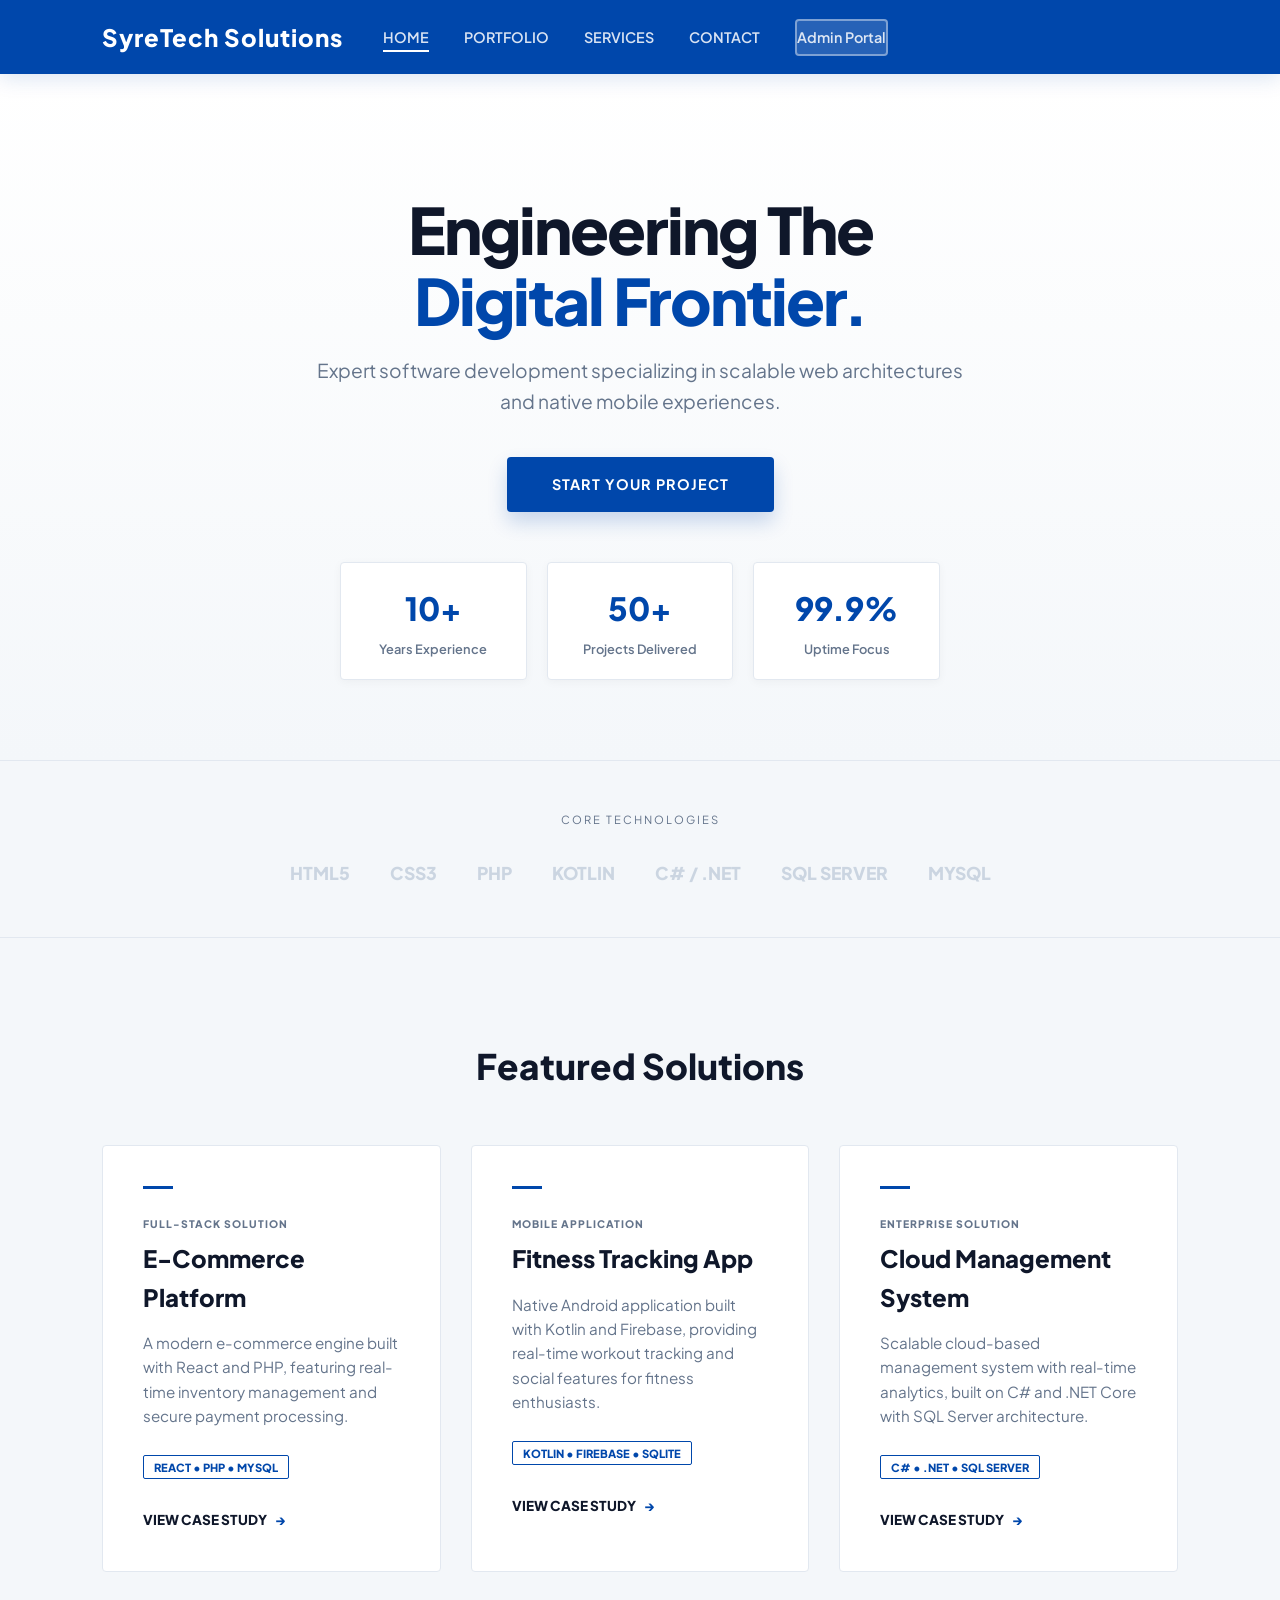
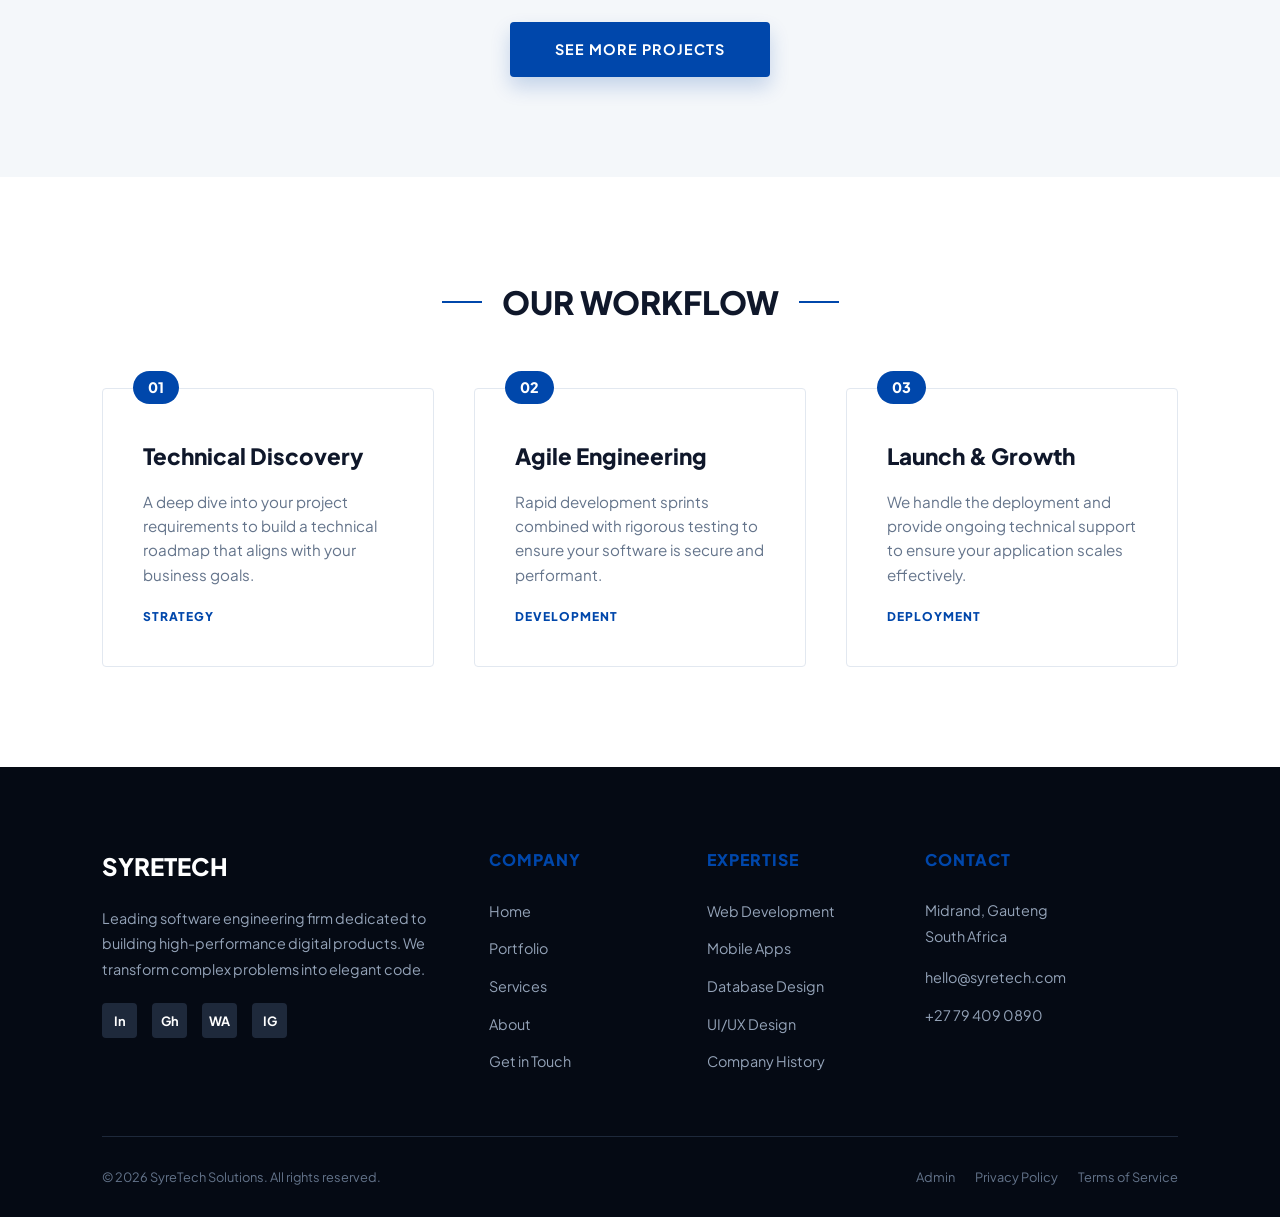
<file: index.html>
<!DOCTYPE html>
<html lang="en">
<head>
    <meta charset="UTF-8">
    <meta name="viewport" content="width=device-width, initial-scale=1.0">
    <title>SyreTech Solutions | Expert Software Engineering</title>
    <link href="https://fonts.googleapis.com/css2?family=Plus+Jakarta+Sans:wght@300;400;600;800&display=swap" rel="stylesheet">
    <link rel="stylesheet" href="style.css">
</head>
<body>

    <header>
        <div class="nav-container">
            <a href="index.html" class="logo">SyreTech Solutions</a>
            
            <div class="hamburger" id="hamburger">
                <span></span>
                <span></span>
                <span></span>
            </div>
            
            <nav>
                <ul class="nav-links" id="nav-links">
                    <li><a href="index.html" class="active">HOME</a></li>
                    <li><a href="projects.html">PORTFOLIO</a></li>
                    <li><a href="services.html">SERVICES</a></li>
                    <li><a href="contact.html">CONTACT</a></li>
                    <li><a href="admin.html" class="btn-admin">Admin Portal</a></li>
                </ul>
            </nav>
        </div>
    </header>

    <main>
        <section class="hero">
            <div class="hero-content">
                <h1>Engineering The <br><span class="highlight">Digital Frontier.</span></h1>
                <p class="hero-subtitle">Expert software development specializing in scalable web architectures and native mobile experiences.</p>
                <div class="cta-buttons">
                    <a href="contact.html" class="btn-electric">Start Your Project</a>
                </div>
                
                <div class="hero-metrics">
                    <div class="metric-item">
                        <strong>10+</strong>
                        <span>Years Experience</span>
                    </div>
                    <div class="metric-item">
                        <strong>50+</strong>
                        <span>Projects Delivered</span>
                    </div>
                    <div class="metric-item">
                        <strong>99.9%</strong>
                        <span>Uptime Focus</span>
                    </div>
                </div>
            </div>
        </section>

        <div class="tech-bar">
            <p>Core Technologies</p>
            <div class="tech-list">
                <span>HTML5</span>
                <span>CSS3</span>
                <span>PHP</span>
                <span>KOTLIN</span>
                <span>C# / .NET</span>
                <span>SQL SERVER</span>
                <span>MYSQL</span>
            </div>
        </div>

        <section class="projects-wrapper">
            <div class="section-container">
                <h2 class="section-title">Featured Solutions</h2>
                <div class="project-grid">
                    <div class="project-card">
                        <div style="width: 30px; height: 3px; background: var(--electric-blue); margin-bottom: 20px;"></div>
                        <span style="font-size: 0.65rem; font-weight: 800; color: var(--text-muted); text-transform: uppercase; letter-spacing: 1px;">Full-Stack Solution</span>
                        <h3>E-Commerce Platform</h3>
                        <p>A modern e-commerce engine built with React and PHP, featuring real-time inventory management and secure payment processing.</p>
                        <div style="margin-bottom: 30px;">
                            <span style="color: var(--electric-blue); font-weight: 800; font-size: 0.7rem; text-transform: uppercase; border: 1px solid var(--electric-blue); padding: 4px 10px; border-radius: 2px;">React • PHP • MySQL</span>
                        </div>
                        <a href="projects.html" class="project-link">VIEW CASE STUDY <span>→</span></a>
                    </div>

                    <div class="project-card">
                        <div style="width: 30px; height: 3px; background: var(--electric-blue); margin-bottom: 20px;"></div>
                        <span style="font-size: 0.65rem; font-weight: 800; color: var(--text-muted); text-transform: uppercase; letter-spacing: 1px;">Mobile Application</span>
                        <h3>Fitness Tracking App</h3>
                        <p>Native Android application built with Kotlin and Firebase, providing real-time workout tracking and social features for fitness enthusiasts.</p>
                        <div style="margin-bottom: 30px;">
                            <span style="color: var(--electric-blue); font-weight: 800; font-size: 0.7rem; text-transform: uppercase; border: 1px solid var(--electric-blue); padding: 4px 10px; border-radius: 2px;">Kotlin • Firebase • SQLite</span>
                        </div>
                        <a href="projects.html" class="project-link">VIEW CASE STUDY <span>→</span></a>
                    </div>

                    <div class="project-card">
                        <div style="width: 30px; height: 3px; background: var(--electric-blue); margin-bottom: 20px;"></div>
                        <span style="font-size: 0.65rem; font-weight: 800; color: var(--text-muted); text-transform: uppercase; letter-spacing: 1px;">Enterprise Solution</span>
                        <h3>Cloud Management System</h3>
                        <p>Scalable cloud-based management system with real-time analytics, built on C# and .NET Core with SQL Server architecture.</p>
                        <div style="margin-bottom: 30px;">
                            <span style="color: var(--electric-blue); font-weight: 800; font-size: 0.7rem; text-transform: uppercase; border: 1px solid var(--electric-blue); padding: 4px 10px; border-radius: 2px;">C# • .NET • SQL Server</span>
                        </div>
                        <a href="projects.html" class="project-link">VIEW CASE STUDY <span>→</span></a>
                    </div>
                </div>
                
                <div class="view-more-button">
                    <a href="projects.html" class="btn-electric">See More Projects</a>
                </div>
            </div>
        </section>

        <section class="process-section">
            <div class="section-container">
                <div class="process-header">
                    <div></div>
                    <h2>Our Workflow</h2>
                    <div></div>
                </div>

                <div class="process-grid">
                    <div class="process-card">
                        <span class="step-number">01</span>
                        <h3>Technical Discovery</h3>
                        <p>A deep dive into your project requirements to build a technical roadmap that aligns with your business goals.</p>
                        <div class="process-tag">STRATEGY</div>
                    </div>

                    <div class="process-card">
                        <span class="step-number">02</span>
                        <h3>Agile Engineering</h3>
                        <p>Rapid development sprints combined with rigorous testing to ensure your software is secure and performant.</p>
                        <div class="process-tag">DEVELOPMENT</div>
                    </div>

                    <div class="process-card">
                        <span class="step-number">03</span>
                        <h3>Launch & Growth</h3>
                        <p>We handle the deployment and provide ongoing technical support to ensure your application scales effectively.</p>
                        <div class="process-tag">DEPLOYMENT</div>
                    </div>
                </div>
            </div>
        </section>
    </main>

    <footer>
        <div class="footer-grid">
            <div class="footer-col">
                <div style="font-size: 1.5rem; font-weight: 800; margin-bottom: 20px;">SYRETECH</div>
                <p>Leading software engineering firm dedicated to building high-performance digital products. We transform complex problems into elegant code.</p>
                <div class="social-links">
                    <a href="https://www.linkedin.com/" title="LinkedIn">In</a>
                    <a href="https://github.com/Amogelang-Dev" title="GitHub">Gh</a>
                    <a href="https://wa.me/27794090890" title="WhatsApp">WA</a>
                    <a href="https://instagram.com/" title="Instagram">IG</a>
                </div>
            </div>

            <div class="footer-col">
                <h4>Company</h4>
                <ul class="footer-links">
                    <li><a href="index.html">Home</a></li>
                    <li><a href="projects.html">Portfolio</a></li>
                    <li><a href="services.html">Services</a></li>
                    <li><a href="about.html">About</a></li>
                    <li><a href="contact.html">Get in Touch</a></li>
                </ul>
            </div>

            <div class="footer-col">
                <h4>Expertise</h4>
                <ul class="footer-links">
                    <li><a href="services.html">Web Development</a></li>
                    <li><a href="services.html">Mobile Apps</a></li>
                    <li><a href="services.html">Database Design</a></li>
                    <li><a href="services.html">UI/UX Design</a></li>
                    <li><a href="about.html">Company History</a></li>
                </ul>
            </div>

            <div class="footer-col">
                <h4>Contact</h4>
                <p>Midrand, Gauteng<br>South Africa</p>
                <p style="margin-top: 15px;"><a href="mailto:hello@syretech.com" style="color: #94a3b8; text-decoration: none;">hello@syretech.com</a></p>
                <p><a href="tel:+27794090890" style="color: #94a3b8; text-decoration: none;">+27 79 409 0890</a></p>
            </div>
        </div>

        <div class="footer-bottom">
            <div>&copy; 2026 SyreTech Solutions. All rights reserved.</div>
            <div class="footer-links-bottom">
                <a href="admin.html">Admin</a>
                <a href="#privacy">Privacy Policy</a>
                <a href="#terms">Terms of Service</a>
            </div>
        </div>
    </footer>

    <script>
        // Navigation Toggle Logic
        const hamburger = document.getElementById('hamburger');
        const navLinks = document.getElementById('nav-links');

        hamburger.addEventListener('click', () => {
            hamburger.classList.toggle('active');
            navLinks.classList.toggle('active');
        });

        // Close menu when a link is clicked
        document.querySelectorAll('.nav-links a').forEach(link => {
            link.addEventListener('click', () => {
                hamburger.classList.remove('active');
                navLinks.classList.remove('active');
            });
        });
    </script>
</body>
</html>
</file>
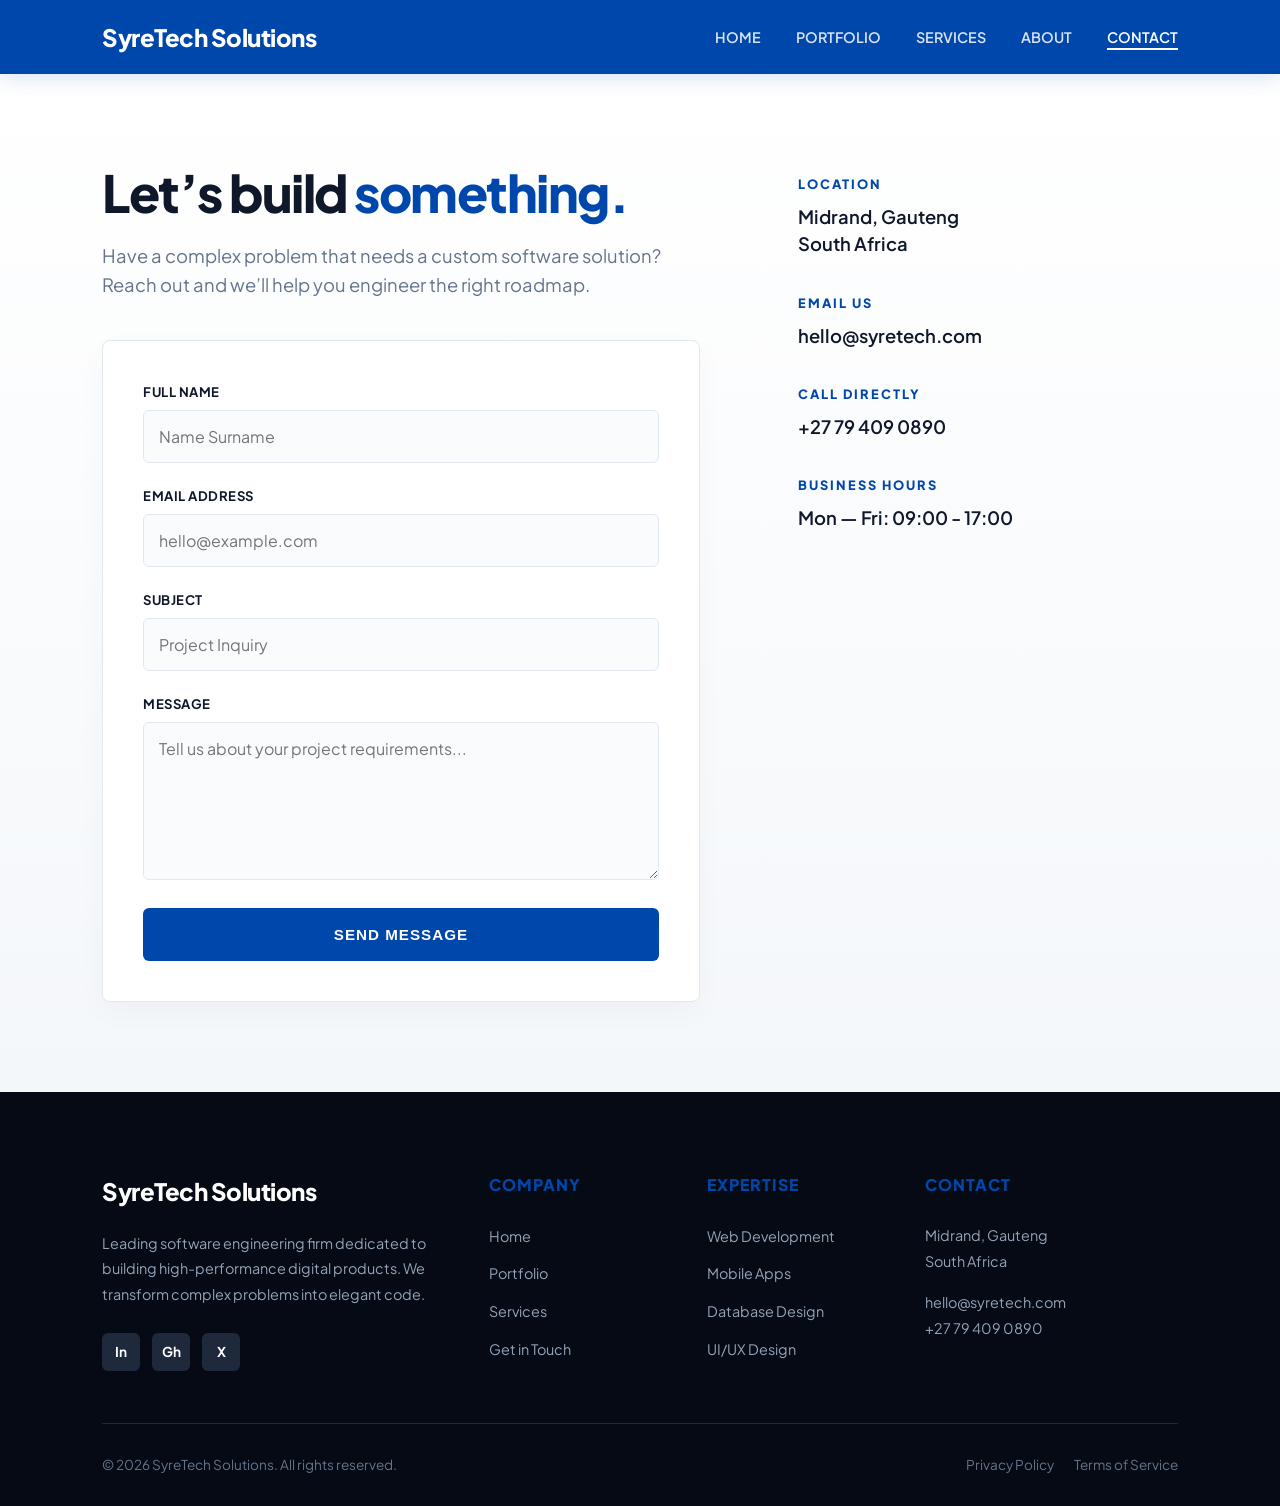
<file: contact.html>
<!DOCTYPE html>
<html lang="en">
<head>
    <meta charset="UTF-8">
    <meta name="viewport" content="width=device-width, initial-scale=1.0">
    <title>Contact Us | SyreTech Solutions</title>

    <!-- Google Font: Plus Jakarta Sans -->
    <link rel="preconnect" href="https://fonts.googleapis.com">
    <link rel="preconnect" href="https://fonts.gstatic.com" crossorigin>
    <link href="https://fonts.googleapis.com/css2?family=Plus+Jakarta+Sans:wght@300;400;600;700;800&display=swap" rel="stylesheet">

    <!-- CSS Styles -->
    <style>
        :root {
            --bg-pure: #ffffff;
            --bg-subtle: #f4f7fa;
            --electric-blue: #0047AB; 
            --electric-hover: #003580;
            --text-main: #0f172a;
            --text-white: #ffffff;
            --text-muted: #64748b;
            --border: #e2e8f0;
            --footer-dark: #050a14;
        }

        * { 
            margin: 0; 
            padding: 0; 
            box-sizing: border-box; 
        }

        body {
            background-color: var(--bg-pure);
            color: var(--text-main);
            font-family: 'Plus Jakarta Sans', sans-serif;
            line-height: 1.6;
            min-height: 100vh;
            display: flex;
            flex-direction: column;
            overflow-x: hidden;
        }

        /* --- NAVIGATION --- */
        nav {
            display: flex;
            justify-content: space-between;
            align-items: center;
            padding: 18px 8%;
            background-color: var(--electric-blue);
            box-shadow: 0 4px 20px rgba(0, 71, 171, 0.15);
            position: sticky;
            top: 0;
            z-index: 1000;
        }

        .logo { 
            font-weight: 800; 
            font-size: 1.5rem; 
            color: var(--text-white); 
            text-decoration: none; 
            letter-spacing: -0.5px;
        }

        .nav-links { 
            display: flex; 
            gap: 35px; 
            list-style: none; 
            align-items: center;
        }

        .nav-links a { 
            color: rgba(255, 255, 255, 0.85); 
            text-decoration: none; 
            font-weight: 600; 
            font-size: 0.9rem; 
            transition: all 0.3s ease; 
            position: relative;
        }

        .nav-links a:hover,
        .nav-links a.active { 
            color: var(--text-white); 
        }

        .nav-links a::after {
            content: '';
            position: absolute;
            width: 0;
            height: 2px;
            bottom: -4px;
            left: 0;
            background-color: #ffffff;
            transition: width 0.3s ease;
        }

        .nav-links a:hover::after,
        .nav-links a.active::after {
            width: 100%;
        }

        /* --- HAMBURGER STYLES --- */
        .hamburger {
            display: none;
            cursor: pointer;
            flex-direction: column;
            gap: 5px;
            z-index: 1100;
            padding: 5px;
        }

        .hamburger span {
            display: block;
            width: 25px;
            height: 3px;
            background-color: var(--text-white);
            transition: all 0.3s ease;
            border-radius: 2px;
        }

        /* --- CONTACT LAYOUT --- */
        main {
            flex: 1;
        }

        .contact-container {
            padding: 90px 8%;
            display: grid;
            grid-template-columns: 1.2fr 0.8fr;
            gap: 80px;
            background: linear-gradient(180deg, #ffffff 0%, var(--bg-subtle) 100%);
            max-width: 1400px;
            margin: 0 auto;
        }

        .contact-header h1 { 
            font-size: 3.2rem; 
            font-weight: 800; 
            margin-bottom: 20px; 
            letter-spacing: -1.5px;
            line-height: 1.1;
        }

        .contact-header h1 span {
            color: var(--electric-blue);
        }

        .contact-header p { 
            color: var(--text-muted); 
            margin-bottom: 40px; 
            font-size: 1.15rem; 
            max-width: 580px;
        }

        /* --- FORM STYLING --- */
        .contact-form {
            background: #fff;
            padding: 40px;
            border: 1px solid var(--border);
            border-radius: 8px;
            box-shadow: 0 10px 30px rgba(0,0,0,0.03);
            transition: transform 0.3s ease, box-shadow 0.3s ease;
        }

        .contact-form:focus-within {
            box-shadow: 0 15px 35px rgba(0, 71, 171, 0.08);
        }

        .form-group { 
            margin-bottom: 22px; 
        }

        .form-group label { 
            display: block; 
            font-weight: 700; 
            font-size: 0.82rem; 
            margin-bottom: 8px; 
            color: var(--text-main); 
            text-transform: uppercase; 
            letter-spacing: 0.5px;
        }
        
        .form-group input, 
        .form-group textarea {
            width: 100%;
            padding: 15px;
            border: 1px solid var(--border);
            border-radius: 6px;
            font-family: inherit;
            font-size: 1rem;
            color: var(--text-main);
            background-color: #fafbfc;
            transition: all 0.3s ease;
        }

        .form-group input:focus, 
        .form-group textarea:focus {
            outline: none;
            border-color: var(--electric-blue);
            background-color: #ffffff;
            box-shadow: 0 0 0 4px rgba(0, 71, 171, 0.1);
        }

        .btn-submit {
            background: var(--electric-blue);
            color: #fff;
            padding: 18px 40px;
            border: none;
            border-radius: 6px;
            font-weight: 800;
            font-size: 0.95rem;
            text-transform: uppercase;
            letter-spacing: 1px;
            cursor: pointer;
            transition: all 0.3s ease;
            width: 100%;
            display: flex;
            justify-content: center;
            align-items: center;
            gap: 10px;
        }

        .btn-submit:hover { 
            background: var(--electric-hover); 
            transform: translateY(-2px); 
            box-shadow: 0 6px 20px rgba(0, 71, 171, 0.3);
        }

        .btn-submit:active {
            transform: translateY(0);
        }

        /* --- SIDEBAR INFO CARDS --- */
        .contact-sidebar {
            display: flex;
            flex-direction: column;
            justify-content: flex-start;
            padding-top: 10px;
        }

        .info-item { 
            margin-bottom: 35px; 
            padding-left: 15px;
            border-left: 3px solid transparent;
            transition: border-left 0.3s ease;
        }

        .info-item:hover {
            border-left: 3px solid var(--electric-blue);
        }

        .info-item h4 { 
            color: var(--electric-blue); 
            text-transform: uppercase; 
            font-size: 0.8rem; 
            letter-spacing: 2px; 
            margin-bottom: 8px; 
            font-weight: 800;
        }

        .info-item p { 
            font-size: 1.15rem; 
            font-weight: 600; 
            color: var(--text-main);
            line-height: 1.5;
        }

        .info-item a {
            color: var(--text-main);
            text-decoration: none;
            transition: color 0.2s ease;
        }

        .info-item a:hover {
            color: var(--electric-blue);
        }

        /* SUCCESS MESSAGE BANNER */
        .success-msg {
            background: #dcfce7;
            color: #166534;
            padding: 18px 24px;
            border-radius: 6px;
            margin-bottom: 25px;
            font-weight: 600;
            text-align: center;
            border: 1px solid #bbf7d0;
            display: none;
            animation: fadeIn 0.4s ease-out forwards;
        }

        @keyframes fadeIn {
            from { opacity: 0; transform: translateY(-10px); }
            to { opacity: 1; transform: translateY(0); }
        }

        /* --- UPDATED PROFESSIONAL FOOTER STYLE --- */
        footer {
            background-color: var(--footer-dark);
            color: var(--text-white);
            padding: 80px 8% 30px;
            margin-top: auto;
        }

        .footer-grid {
            display: grid;
            grid-template-columns: 2fr 1fr 1fr 1.5fr;
            gap: 50px;
            margin-bottom: 50px;
            max-width: 1400px;
            margin-left: auto;
            margin-right: auto;
        }

        .footer-col h4 {
            font-size: 1rem;
            font-weight: 800;
            margin-bottom: 25px;
            text-transform: uppercase;
            letter-spacing: 1px;
            color: var(--electric-blue);
        }

        .footer-col p { 
            color: #94a3b8; 
            font-size: 0.9rem; 
            line-height: 1.8; 
        }

        .footer-links { 
            list-style: none; 
        }

        .footer-links li { 
            margin-bottom: 12px; 
        }

        .footer-links a { 
            color: #94a3b8; 
            text-decoration: none; 
            font-size: 0.9rem; 
            transition: all 0.2s ease; 
            display: inline-block;
        }

        .footer-links a:hover { 
            color: var(--electric-blue); 
            transform: translateX(5px); 
        }

        .social-links { 
            display: flex; 
            gap: 12px; 
            margin-top: 25px; 
        }

        .social-links a {
            display: flex;
            align-items: center;
            justify-content: center;
            width: 38px;
            height: 38px;
            background: #1e293b;
            color: #fff;
            text-decoration: none;
            border-radius: 6px;
            font-size: 0.85rem;
            font-weight: 700;
            transition: all 0.3s ease;
        }

        .social-links a:hover { 
            background: var(--electric-blue); 
            transform: translateY(-3px); 
            box-shadow: 0 4px 12px rgba(0, 71, 171, 0.4);
        }

        .footer-bottom {
            border-top: 1px solid #1e293b;
            padding-top: 30px;
            display: flex;
            justify-content: space-between;
            align-items: center;
            color: #64748b;
            font-size: 0.85rem;
            max-width: 1400px;
            margin: 0 auto;
        }

        /* --- RESPONSIVE LOGIC --- */
        @media (max-width: 992px) {
            .contact-container { 
                grid-template-columns: 1fr; 
                gap: 50px; 
                padding-top: 60px;
                padding-bottom: 60px;
            }
            .footer-grid { 
                grid-template-columns: 1fr 1fr; 
                gap: 40px;
            }
        }

        @media (max-width: 768px) {
            nav {
                padding: 16px 6%;
            }

            .hamburger { 
                display: flex; 
            }

            .nav-links {
                position: fixed;
                top: 0;
                right: -100%;
                width: 75%;
                height: 100vh;
                background-color: var(--electric-blue);
                flex-direction: column;
                align-items: center;
                justify-content: center;
                gap: 35px;
                transition: 0.4s cubic-bezier(0.77, 0, 0.175, 1);
                box-shadow: -10px 0 30px rgba(0,0,0,0.3);
                z-index: 1050;
            }

            .nav-links.active { 
                right: 0; 
            }

            .nav-links a { 
                font-size: 1.15rem; 
            }

            /* Hamburger Animation to 'X' */
            .hamburger.active span:nth-child(1) { 
                transform: translateY(8px) rotate(45deg); 
            }
            .hamburger.active span:nth-child(2) { 
                opacity: 0; 
            }
            .hamburger.active span:nth-child(3) { 
                transform: translateY(-8px) rotate(-45deg); 
            }

            .contact-header h1 {
                font-size: 2.5rem;
            }
            
            .contact-form {
                padding: 25px;
            }
        }

        @media (max-width: 650px) {
            .footer-grid { 
                grid-template-columns: 1fr; 
            }
            .footer-bottom { 
                flex-direction: column; 
                gap: 15px; 
                text-align: center; 
            }
        }
    </style>
</head>
<body>

    <!-- NAVIGATION HEADER -->
    <nav>
        <a href="index.html" class="logo">SyreTech Solutions</a>
        
        <!-- Hamburger Icon -->
        <div class="hamburger" id="hamburger" aria-label="Toggle navigation menu" role="button" tabindex="0">
            <span></span>
            <span></span>
            <span></span>
        </div>

        <ul class="nav-links" id="nav-links">
            <li><a href="index.html">HOME</a></li>
            <li><a href="projects.html">PORTFOLIO</a></li>
            <li><a href="services.html">SERVICES</a></li>
            <li><a href="about.html">ABOUT</a></li>
            <li><a href="contact.html" class="active">CONTACT</a></li>
        </ul>
    </nav>

    <!-- MAIN CONTENT SECTION -->
    <main>
        <div class="contact-container">
            <!-- Main Form Section -->
            <div class="contact-main">
                <div class="contact-header">
                    <h1>Let’s build <span>something.</span></h1>
                    <p>Have a complex problem that needs a custom software solution? Reach out and we’ll help you engineer the right roadmap.</p>
                </div>

                <!-- Success Alert Banner (Shown via JavaScript) -->
                <div class="success-msg" id="success-msg">
                    Thanks! Your message has been received. We'll be in touch shortly.
                </div>

                <form id="contact-form" class="contact-form">
                    <div class="form-group">
                        <label for="full-name">Full Name</label>
                        <input type="text" id="full-name" name="name" placeholder="Name Surname" required>
                    </div>

                    <div class="form-group">
                        <label for="email-addr">Email Address</label>
                        <input type="email" id="email-addr" name="email" placeholder="hello@example.com" required>
                    </div>

                    <div class="form-group">
                        <label for="subject-field">Subject</label>
                        <input type="text" id="subject-field" name="subject" placeholder="Project Inquiry" required>
                    </div>

                    <div class="form-group">
                        <label for="message-field">Message</label>
                        <textarea id="message-field" name="message" rows="6" placeholder="Tell us about your project requirements..." required></textarea>
                    </div>

                    <button type="submit" class="btn-submit" id="submit-btn">
                        <span>Send Message</span>
                    </button>
                </form>
            </div>

            <!-- Sidebar Info Section -->
            <div class="contact-sidebar">
                <div class="info-item">
                    <h4>Location</h4>
                    <p>Midrand, Gauteng<br>South Africa</p>
                </div>

                <div class="info-item">
                    <h4>Email Us</h4>
                    <p><a href="mailto:hello@syretech.com">hello@syretech.com</a></p>
                </div>

                <div class="info-item">
                    <h4>Call Directly</h4>
                    <p><a href="tel:+27794090890">+27 79 409 0890</a></p>
                </div>

                <div class="info-item">
                    <h4>Business Hours</h4>
                    <p>Mon — Fri: 09:00 - 17:00</p>
                </div>
            </div>
        </div>
    </main>

    <!-- FOOTER SECTION -->
    <footer>
        <div class="footer-grid">
            <div class="footer-col">
                <div style="font-size: 1.5rem; font-weight: 800; margin-bottom: 20px; letter-spacing: -0.5px;">SyreTech Solutions</div>
                <p>Leading software engineering firm dedicated to building high-performance digital products. We transform complex problems into elegant code.</p>
                <div class="social-links">
                    <a href="https://www.linkedin.com/in/matlhaga-a-dev" title="LinkedIn" target="_blank" rel="noopener">In</a>
                    <a href="https://github.com/Amogelang-Dev" title="GitHub" target="_blank" rel="noopener">Gh</a>
                    <a href="#" title="Twitter">X</a>
                </div>
            </div>

            <div class="footer-col">
                <h4>Company</h4>
                <ul class="footer-links">
                    <li><a href="index.html">Home</a></li>
                    <li><a href="projects.html">Portfolio</a></li>
                    <li><a href="services.html">Services</a></li>
                    <li><a href="contact.html">Get in Touch</a></li>
                </ul>
            </div>

            <div class="footer-col">
                <h4>Expertise</h4>
                <ul class="footer-links">
                    <li><a href="#">Web Development</a></li>
                    <li><a href="#">Mobile Apps</a></li>
                    <li><a href="#">Database Design</a></li>
                    <li><a href="#">UI/UX Design</a></li>
                </ul>
            </div>

            <div class="footer-col">
                <h4>Contact</h4>
                <p>Midrand, Gauteng<br>South Africa</p>
                <p style="margin-top: 15px;">hello@syretech.com</p>
                <p>+27 79 409 0890</p>
            </div>
        </div>

        <div class="footer-bottom">
            <div>&copy; <span id="current-year">2026</span> SyreTech Solutions. All rights reserved.</div>
            <div style="display: flex; gap: 20px;">
                <a href="privacy.html" style="color: inherit; text-decoration: none;">Privacy Policy</a>
                <a href="terms.html" style="color: inherit; text-decoration: none;">Terms of Service</a>
            </div>
        </div>
    </footer>

    <!-- JAVASCRIPT CONTROLLERS -->
    <script>
        document.addEventListener('DOMContentLoaded', () => {
            // Set dynamic current year in footer
            document.getElementById('current-year').textContent = new Date().getFullYear();

            // Navigation Mobile Toggle Logic
            const hamburger = document.getElementById('hamburger');
            const navLinks = document.getElementById('nav-links');

            const toggleMenu = () => {
                hamburger.classList.toggle('active');
                navLinks.classList.toggle('active');
            };

            hamburger.addEventListener('click', toggleMenu);

            // Accessibility keyboard support for hamburger
            hamburger.addEventListener('keydown', (e) => {
                if (e.key === 'Enter' || e.key === ' ') {
                    e.preventDefault();
                    toggleMenu();
                }
            });

            // Close mobile menu when a link is clicked
            document.querySelectorAll('.nav-links a').forEach(link => {
                link.addEventListener('click', () => {
                    hamburger.classList.remove('active');
                    navLinks.classList.remove('active');
                });
            });

            // Client-side Form Submission handling
            const contactForm = document.getElementById('contact-form');
            const successMsg = document.getElementById('success-msg');
            const submitBtn = document.getElementById('submit-btn');

            contactForm.addEventListener('submit', (e) => {
                e.preventDefault();

                // Button visual loading state
                const originalText = submitBtn.innerHTML;
                submitBtn.style.opacity = '0.8';
                submitBtn.innerHTML = '<span>Sending...</span>';
                submitBtn.disabled = true;

                // Simulate asynchronous form submission delay
                setTimeout(() => {
                    // Show success banner
                    successMsg.style.display = 'block';

                    // Reset button and form fields
                    submitBtn.innerHTML = originalText;
                    submitBtn.style.opacity = '1';
                    submitBtn.disabled = false;
                    contactForm.reset();

                    // Scroll success message smoothly into view
                    successMsg.scrollIntoView({ behavior: 'smooth', block: 'center' });
                }, 800);
            });

            // Admin Shortcut key (Ctrl + L)
            document.addEventListener('keydown', (e) => {
                if (e.key.toLowerCase() === 'l' && e.ctrlKey) { 
                    e.preventDefault();
                    window.location.href = 'syre_portal.html';
                }
            });
        });
    </script>
</body>
</html>
</file>
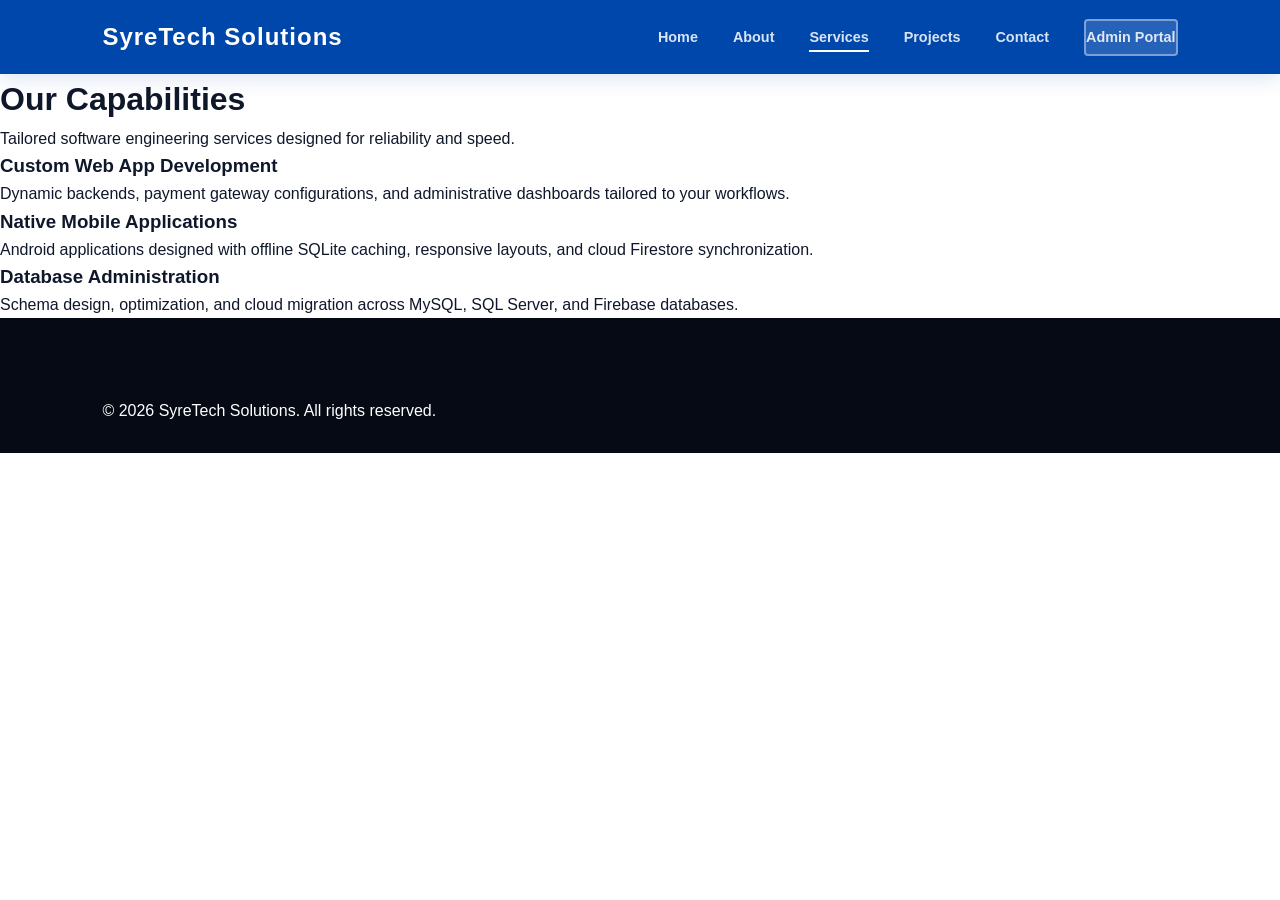
<file: services.html>
<!DOCTYPE html>
<html lang="en">
<head>
  <meta charset="UTF-8">
  <meta name="viewport" content="width=device-width, initial-scale=1.0">
  <title>Services | SyreTech Solutions</title>
  <link rel="stylesheet" href="style.css?v=20260929">
</head>
<body>
  <header>
    <div class="nav-container">
      <a href="index.html" class="logo">SyreTech Solutions</a>
      <ul class="nav-links">
        <li><a href="index.html">Home</a></li>
        <li><a href="about.html">About</a></li>
        <li><a href="services.html" class="active">Services</a></li>
        <li><a href="projects.html">Projects</a></li>
        <li><a href="contact.html">Contact</a></li>
        <li><a href="admin.html" class="btn-admin">Admin Portal</a></li>
      </ul>
    </div>
  </header>

  <main>
    <h1 class="page-title">Our Capabilities</h1>
    <p class="page-subtitle">Tailored software engineering services designed for reliability and speed.</p>

    <div class="grid">
      <div class="card">
        <h3>Custom Web App Development</h3>
        <p>Dynamic backends, payment gateway configurations, and administrative dashboards tailored to your workflows.</p>
      </div>
      <div class="card">
        <h3>Native Mobile Applications</h3>
        <p>Android applications designed with offline SQLite caching, responsive layouts, and cloud Firestore synchronization.</p>
      </div>
      <div class="card">
        <h3>Database Administration</h3>
        <p>Schema design, optimization, and cloud migration across MySQL, SQL Server, and Firebase databases.</p>
      </div>
    </div>
  </main>

  <footer>
    <p>&copy; 2026 SyreTech Solutions. All rights reserved.</p>
  </footer>
</body>
</html>
</file>
<file: style.css>
:root {
    --bg-pure: #ffffff;
    --bg-subtle: #f4f7fa;
    --electric-blue: #0047AB; 
    --electric-hover: #003580;
    --text-main: #0f172a;
    --text-white: #ffffff;
    --text-muted: #64748b;
    --border: #e2e8f0;
    --footer-dark: #050a14;
}

* {
    margin: 0;
    padding: 0;
    box-sizing: border-box;
}

body {
    background-color: var(--bg-pure);
    color: var(--text-main);
    font-family: 'Plus Jakarta Sans', -apple-system, BlinkMacSystemFont, 'Segoe UI', Verdana, sans-serif;
    line-height: 1.6;
}

/* --- STICKY NAVIGATION --- */
header {
    display: flex;
    justify-content: space-between;
    align-items: center;
    padding: 18px 8%;
    background-color: var(--electric-blue);
    box-shadow: 0 4px 20px rgba(0, 71, 171, 0.15);
    position: sticky;
    top: 0;
    z-index: 1000;
}

.nav-container {
    display: flex;
    justify-content: space-between;
    align-items: center;
    width: 100%;
    gap: 40px;
}

.logo {
    font-weight: 800;
    font-size: 1.5rem;
    color: var(--text-white);
    letter-spacing: 1px;
    text-decoration: none;
    white-space: nowrap;
}

nav {
    flex: 1;
}

.nav-links {
    display: flex;
    gap: 35px;
    list-style: none;
    align-items: center;
    flex-wrap: wrap;
}

.nav-links li {
    position: relative;
}

.nav-links a {
    color: rgba(255, 255, 255, 0.85);
    text-decoration: none;
    font-weight: 600;
    font-size: 0.9rem;
    padding: 5px 0;
    transition: 0.3s ease;
}

.nav-links a::after {
    content: '';
    position: absolute;
    width: 0;
    height: 2px;
    bottom: -2px;
    left: 0;
    background-color: var(--text-white);
    transition: width 0.3s ease;
}

.nav-links a:hover {
    color: var(--text-white);
}

.nav-links a:hover::after,
.nav-links a.active::after {
    width: 100%;
}

.btn-admin {
    display: inline-block;
    background: rgba(255, 255, 255, 0.15);
    border: 2px solid rgba(255, 255, 255, 0.4);
    color: var(--text-white);
    padding: 8px 20px;
    text-decoration: none;
    font-weight: 700;
    font-size: 0.8rem;
    transition: 0.3s;
    border-radius: 4px;
}

.btn-admin:hover {
    background: rgba(255, 255, 255, 0.25);
    border-color: rgba(255, 255, 255, 0.6);
}

/* --- HAMBURGER STYLES --- */
.hamburger {
    display: none;
    cursor: pointer;
    flex-direction: column;
    gap: 5px;
    z-index: 1100;
}

.hamburger span {
    display: block;
    width: 25px;
    height: 3px;
    background-color: var(--text-white);
    transition: all 0.3s ease;
    border-radius: 2px;
}

/* --- MAIN CONTENT --- */
main {
    flex: 1;
}

/* --- HERO SECTION --- */
.hero {
    padding: 120px 8% 80px;
    background: linear-gradient(180deg, #ffffff 0%, var(--bg-subtle) 100%);
    text-align: center;
}

.hero-content {
    max-width: 900px;
    margin: 0 auto;
}

.hero h1 {
    font-size: clamp(2.5rem, 5vw, 4.2rem);
    font-weight: 800;
    margin-bottom: 20px;
    letter-spacing: -2px;
    line-height: 1.1;
    color: var(--text-main);
}

.hero h1 .highlight {
    color: var(--electric-blue);
}

.hero-subtitle {
    font-size: 1.2rem;
    color: var(--text-muted);
    max-width: 650px;
    margin: 0 auto 40px;
}

.cta-buttons {
    display: flex;
    gap: 20px;
    justify-content: center;
    flex-wrap: wrap;
}

.btn-electric {
    display: inline-block;
    background: var(--electric-blue);
    color: var(--text-white);
    padding: 16px 45px;
    text-decoration: none;
    font-weight: 700;
    text-transform: uppercase;
    letter-spacing: 1px;
    font-size: 0.9rem;
    transition: 0.3s;
    box-shadow: 0 10px 20px rgba(0, 71, 171, 0.2);
    border-radius: 4px;
    border: none;
    cursor: pointer;
}

.btn-electric:hover {
    background: var(--electric-hover);
    transform: translateY(-2px);
    box-shadow: 0 14px 28px rgba(0, 71, 171, 0.3);
}

.btn-secondary {
    display: inline-block;
    background: var(--text-white);
    color: var(--electric-blue);
    padding: 16px 45px;
    text-decoration: none;
    font-weight: 700;
    text-transform: uppercase;
    letter-spacing: 1px;
    font-size: 0.9rem;
    transition: 0.3s;
    border: 2px solid var(--electric-blue);
    border-radius: 4px;
    cursor: pointer;
}

.btn-secondary:hover {
    background: var(--bg-subtle);
    transform: translateY(-2px);
}

/* --- HERO METRICS --- */
.hero-metrics {
    display: grid;
    grid-template-columns: repeat(auto-fit, minmax(150px, 1fr));
    gap: 20px;
    max-width: 600px;
    margin: 50px auto 0;
}

.metric-item {
    background: var(--text-white);
    border: 1px solid var(--border);
    padding: 20px;
    border-radius: 4px;
    box-shadow: 0 2px 10px rgba(0, 0, 0, 0.04);
}

.metric-item strong {
    display: block;
    font-size: 2rem;
    color: var(--electric-blue);
    margin-bottom: 5px;
    font-weight: 800;
}

.metric-item span {
    display: block;
    font-size: 0.8rem;
    color: var(--text-muted);
    font-weight: 600;
}

/* --- TECH BAR --- */
.tech-bar {
    background: var(--bg-subtle);
    padding: 50px 8%;
    text-align: center;
    border-top: 1px solid var(--border);
    border-bottom: 1px solid var(--border);
}

.tech-bar p {
    text-transform: uppercase;
    letter-spacing: 2px;
    font-size: 0.7rem;
    color: var(--text-muted);
    margin-bottom: 30px;
}

.tech-list {
    display: flex;
    justify-content: center;
    gap: 40px;
    flex-wrap: wrap;
    font-weight: 800;
    color: #cbd5e1;
    font-size: 1.1rem;
}

/* --- PROJECTS SECTION --- */
.projects-wrapper {
    padding: 100px 8%;
    background: var(--bg-subtle);
}

.section-container {
    max-width: 1200px;
    margin: 0 auto;
}

.section-title {
    font-size: 2.2rem;
    font-weight: 800;
    text-align: center;
    color: var(--text-main);
}

.project-grid {
    display: grid;
    grid-template-columns: repeat(auto-fit, minmax(320px, 1fr));
    gap: 30px;
    margin-top: 50px;
}

.project-card {
    background: var(--text-white);
    border: 1px solid var(--border);
    padding: 40px;
    transition: 0.4s cubic-bezier(0.165, 0.84, 0.44, 1);
    border-radius: 4px;
    position: relative;
}

.project-card:hover {
    border-color: var(--electric-blue);
    transform: translateY(-10px) scale(1.02);
    box-shadow: 0 20px 40px rgba(0, 71, 171, 0.1);
    z-index: 5;
}

.project-card h3 {
    font-size: 1.5rem;
    margin-top: 5px;
    margin-bottom: 15px;
    color: var(--text-main);
    font-weight: 800;
}

.project-card p {
    color: var(--text-muted);
    margin-bottom: 25px;
    font-size: 0.95rem;
}

.project-link {
    text-decoration: none;
    color: var(--text-main);
    font-weight: 800;
    font-size: 0.85rem;
    display: flex;
    align-items: center;
    gap: 8px;
}

.project-link span {
    color: var(--electric-blue);
}

.view-more-button {
    text-align: center;
    margin-top: 50px;
}

/* --- PROCESS SECTION --- */
.process-section {
    padding: 100px 8%;
    background: var(--text-white);
}

.process-header {
    display: flex;
    align-items: center;
    gap: 20px;
    margin-bottom: 60px;
    justify-content: center;
}

.process-header div {
    width: 40px;
    height: 2px;
    background: var(--electric-blue);
}

.process-header h2 {
    font-size: 2rem;
    font-weight: 800;
    text-transform: uppercase;
    color: var(--text-main);
}

.process-grid {
    display: grid;
    grid-template-columns: repeat(auto-fit, minmax(280px, 1fr));
    gap: 40px;
    margin-top: 40px;
}

.process-card {
    position: relative;
    padding: 40px;
    border: 1px solid var(--border);
    border-radius: 4px;
    transition: 0.3s;
    background: var(--text-white);
}

.process-card:hover {
    border-color: var(--electric-blue);
    box-shadow: 0 10px 30px rgba(0, 71, 171, 0.05);
    transform: translateY(-5px);
}

.step-number {
    position: absolute;
    top: -18px;
    left: 30px;
    background: var(--electric-blue);
    color: var(--text-white);
    padding: 5px 15px;
    font-weight: 800;
    font-size: 0.9rem;
    border-radius: 20px;
}

.process-card h3 {
    margin-top: 10px;
    font-size: 1.4rem;
    margin-bottom: 15px;
    color: var(--text-main);
    font-weight: 800;
}

.process-card p {
    color: var(--text-muted);
    font-size: 0.95rem;
}

.process-tag {
    margin-top: 20px;
    font-size: 0.75rem;
    font-weight: 800;
    color: var(--electric-blue);
    letter-spacing: 1px;
    text-transform: uppercase;
}

/* --- FOOTER --- */
footer {
    background-color: var(--footer-dark);
    color: var(--text-white);
    padding: 80px 8% 30px;
}

.footer-grid {
    display: grid;
    grid-template-columns: 2fr 1fr 1fr 1.5fr;
    gap: 50px;
    margin-bottom: 50px;
}

.footer-col h4 {
    font-size: 1rem;
    font-weight: 800;
    margin-bottom: 25px;
    text-transform: uppercase;
    letter-spacing: 1px;
    color: var(--electric-blue);
}

.footer-col p {
    color: #94a3b8;
    font-size: 0.9rem;
    line-height: 1.8;
    margin-bottom: 12px;
}

.footer-links {
    list-style: none;
}

.footer-links li {
    margin-bottom: 12px;
}

.footer-links a {
    color: #94a3b8;
    text-decoration: none;
    font-size: 0.9rem;
    transition: 0.2s;
}

.footer-links a:hover {
    color: var(--electric-blue);
    padding-left: 5px;
}

.social-links {
    display: flex;
    gap: 15px;
    margin-top: 20px;
}

.social-links a {
    display: flex;
    align-items: center;
    justify-content: center;
    width: 35px;
    height: 35px;
    background: #1e293b;
    color: var(--text-white);
    text-decoration: none;
    border-radius: 4px;
    font-size: 0.8rem;
    font-weight: 700;
    transition: 0.3s;
}

.social-links a:hover {
    background: var(--electric-blue);
    transform: translateY(-3px);
}

.footer-bottom {
    border-top: 1px solid #1e293b;
    padding-top: 30px;
    display: flex;
    justify-content: space-between;
    align-items: center;
    color: #64748b;
    font-size: 0.8rem;
}

.footer-links-bottom {
    display: flex;
    gap: 20px;
}

.footer-links-bottom a {
    color: #64748b;
    text-decoration: none;
    transition: 0.2s;
}

.footer-links-bottom a:hover {
    color: var(--electric-blue);
}

/* --- RESPONSIVE --- */
@media (max-width: 992px) {
    .footer-grid {
        grid-template-columns: 1fr 1fr;
    }
}

@media (max-width: 768px) {
    .hamburger {
        display: flex;
    }

    .nav-links {
        position: fixed;
        top: 0;
        right: -100%;
        width: 70%;
        height: 100vh;
        background-color: var(--electric-blue);
        flex-direction: column;
        align-items: center;
        justify-content: center;
        gap: 40px;
        transition: 0.4s ease-in-out;
        box-shadow: -10px 0 30px rgba(0, 0, 0, 0.2);
    }

    .nav-links.active {
        right: 0;
    }

    .nav-links a {
        font-size: 1.2rem;
    }

    .hamburger.active span:nth-child(1) {
        transform: translateY(8px) rotate(45deg);
    }

    .hamburger.active span:nth-child(2) {
        opacity: 0;
    }

    .hamburger.active span:nth-child(3) {
        transform: translateY(-8px) rotate(-45deg);
    }

    .hero {
        padding: 80px 2% 60px;
    }

    .hero h1 {
        font-size: 2.2rem;
    }

    .footer-grid {
        grid-template-columns: 1fr;
    }

    .footer-bottom {
        flex-direction: column;
        gap: 15px;
        text-align: center;
    }
}

@media (max-width: 650px) {
    .footer-grid {
        grid-template-columns: 1fr;
    }

    .footer-bottom {
        flex-direction: column;
        gap: 15px;
        text-align: center;
    }

    .cta-buttons {
        flex-direction: column;
        align-items: center;
    }

    .btn-electric,
    .btn-secondary {
        width: 100%;
        max-width: 300px;
    }
}
</file>
